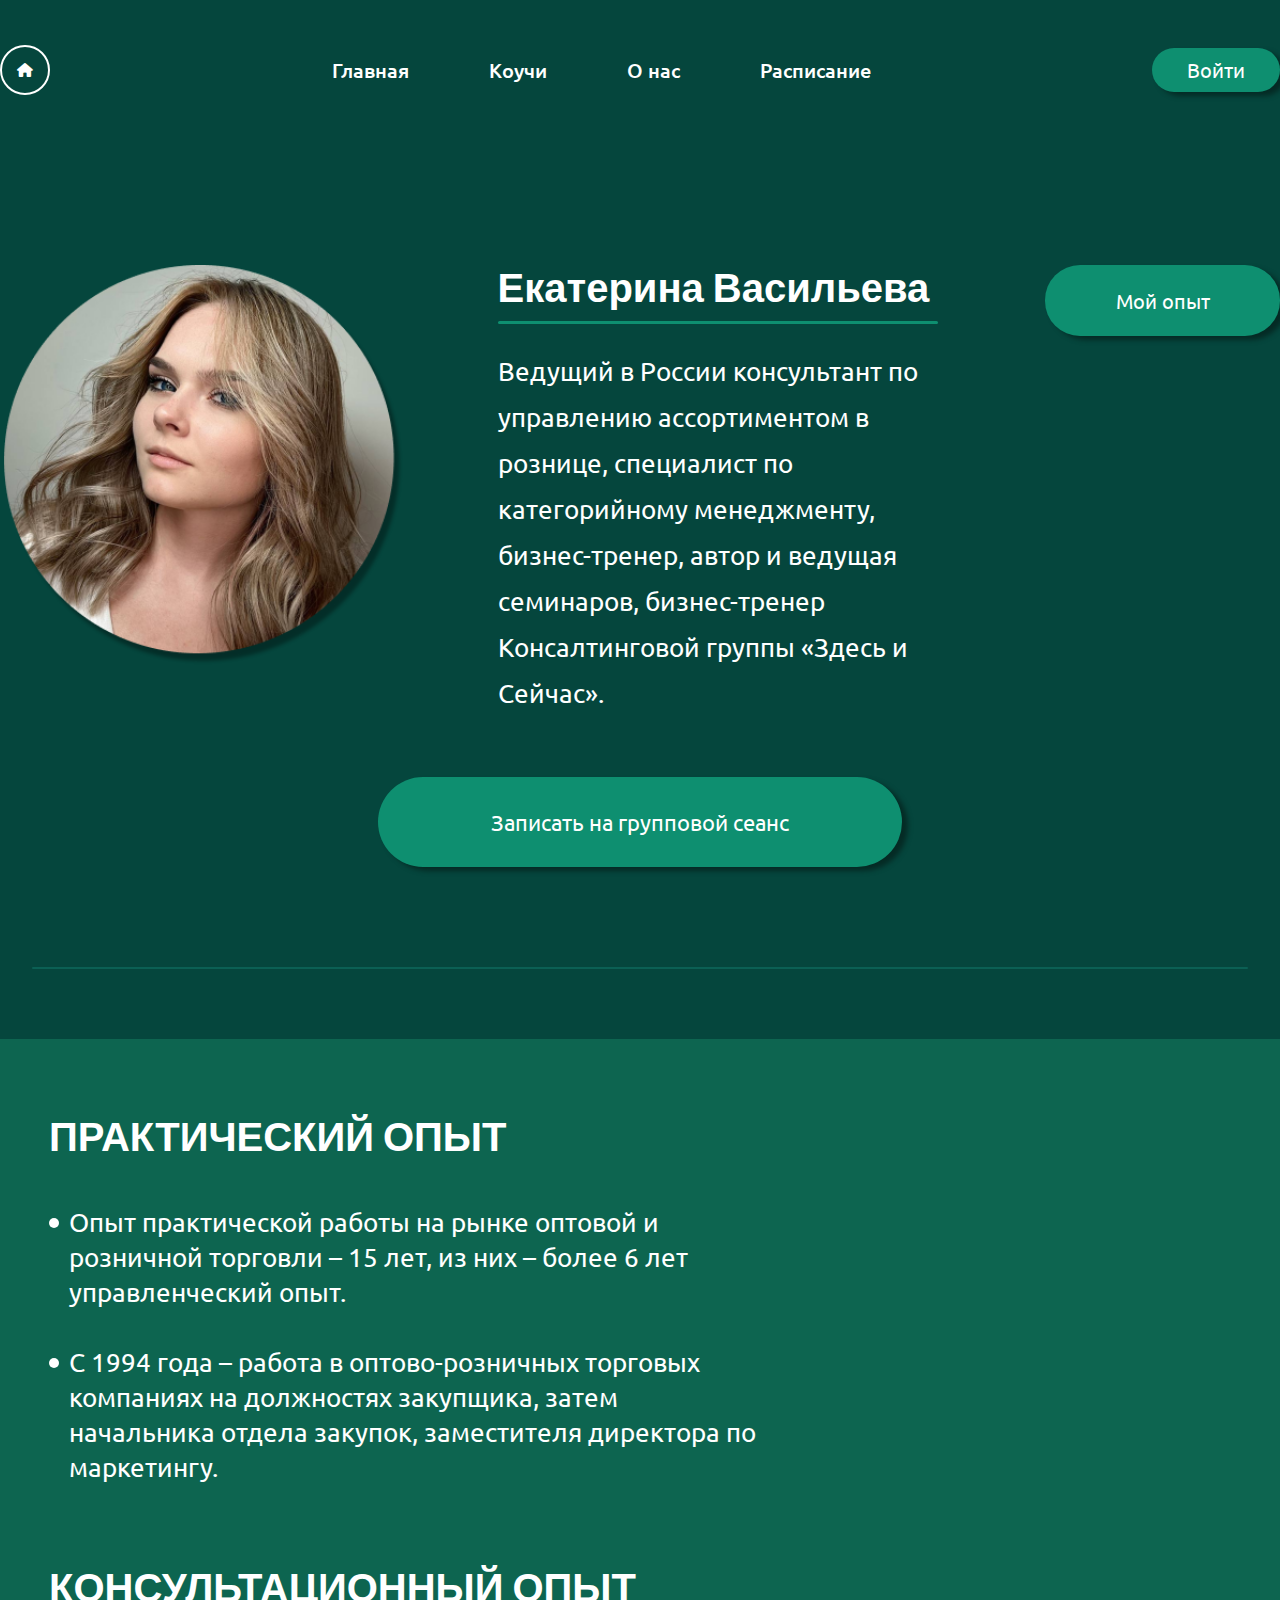
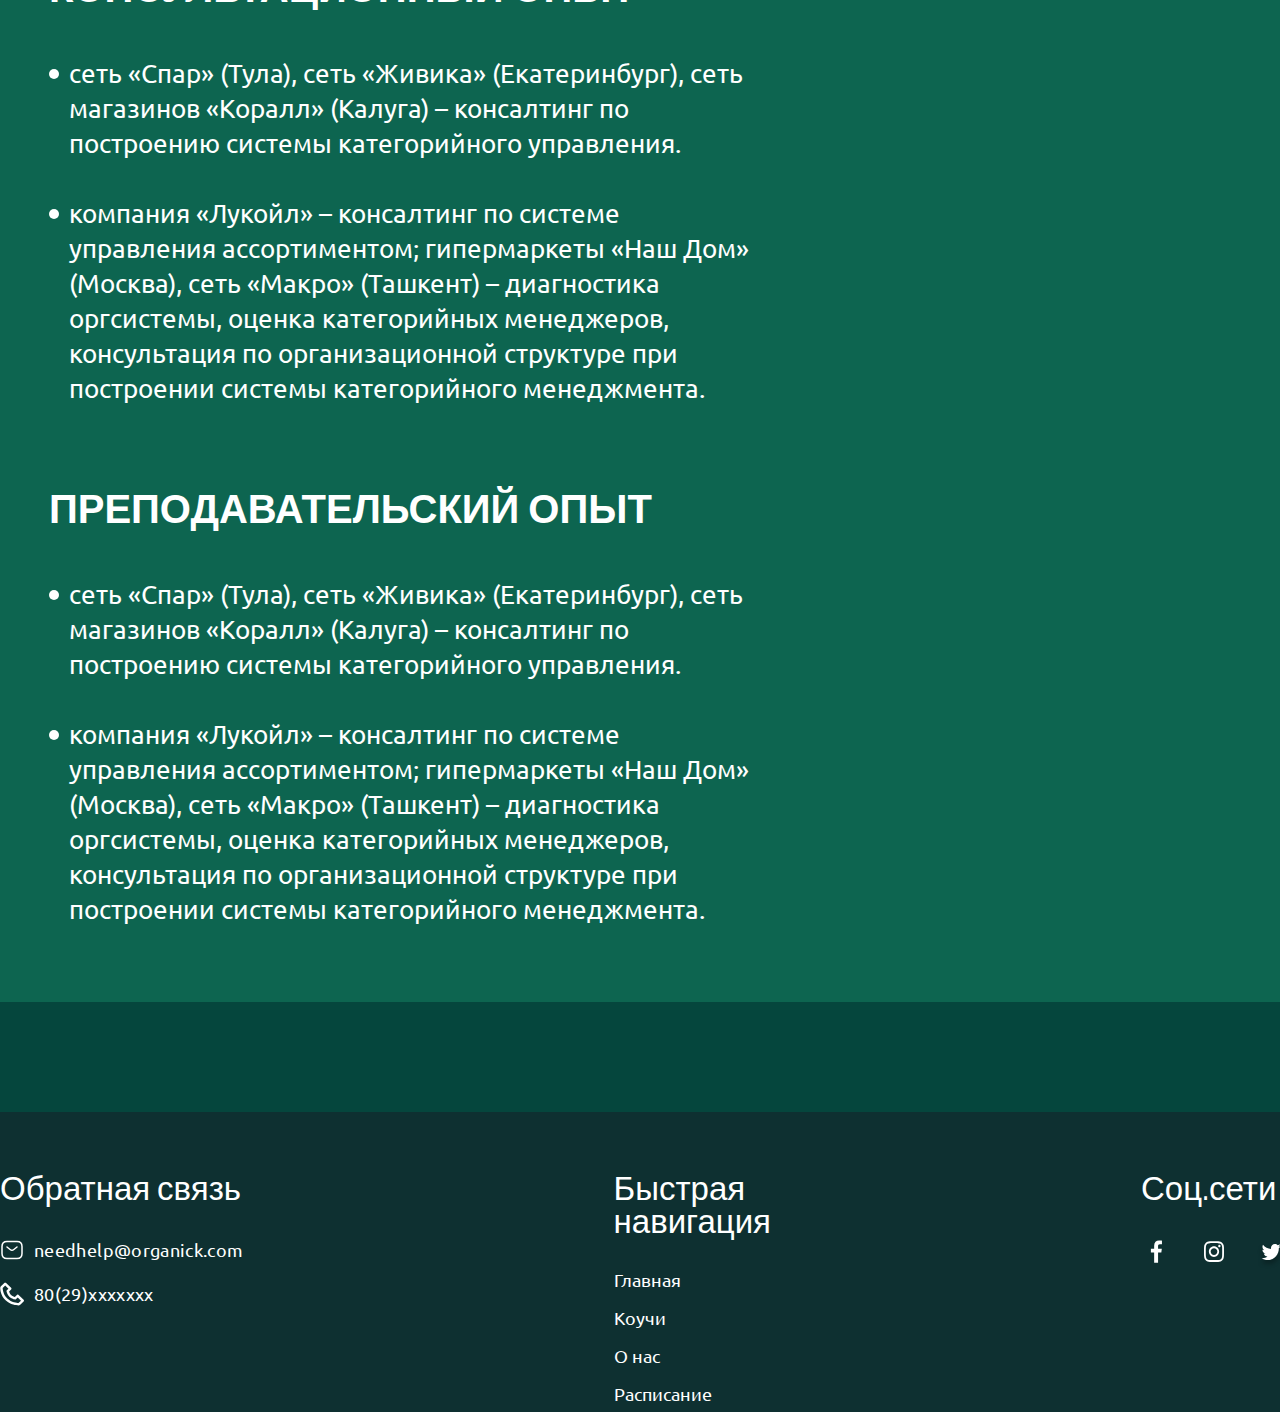
<file: couch.html>
<!DOCTYPE html>
<html lang="en">
  <head>
    <meta charset="UTF-8" />
    <meta name="viewport" content="width=device-width, initial-scale=1.0" />
    <link
      rel="stylesheet"
      href="https://cdnjs.cloudflare.com/ajax/libs/font-awesome/6.0.0/css/all.min.css"
      integrity="sha512-9usAa10IRO0HhonpyAIVpjrylPvoDwiPUiKdWk5t3PyolY1cOd4DSE0Ga+ri4AuTroPR5aQvXU9xC6qOPnzFeg=="
      crossorigin="anonymous"
      referrerpolicy="no-referrer"
    />
    <link rel="stylesheet" href="css/style.css" />
    <link rel="stylesheet" href="css/couch.css" />
    <title>Couch</title>
  </head>
  <body>
    <div class="wrapper">
      <nav class="navigation">
        <div class="navigation__container container">
          <div class="navigation__home">
            <a href="index.html">
              <div class="house">
                <i class="fa-solid fa-house"></i>
              </div>
            </a>
          </div>
          <div class="navigation__nav">
            <li class="navigation__list">
              <ul class="navigation__item">
                <a href="index.html" class="navigation__link">Главная</a>
              </ul>
              <ul class="navigation__item">
                <a href="" class="navigation__link"></a>
              </ul>
              <ul class="navigation__item">
                <a href="index.html" class="navigation__link">Коучи</a>
              </ul>
              <ul class="navigation__item">
                <a href="" class="navigation__link"></a>
              </ul>
              <ul class="navigation__item">
                <a href="index.html" class="navigation__link">О нас</a>
              </ul>
              <ul class="navigation__item">
                <a href="" class="navigation__link"></a>
              </ul>
              <ul class="navigation__item">
                <a href="index.html" class="navigation__link">Расписание</a>
              </ul>
            </li>
          </div>
          <div class="navigation__button">
            <a href="input.html" class="button-nav">
              <div class="button-nav__text">Войти</div>
            </a>
          </div>
        </div>
      </nav>
      <main class="main">
        <section class="couch-about">
          <div class="couch-about__container container">
            <div class="couch-about__items">
              <div class="couch-about__image">
                <img
                  src="img/couch/couch1.png"
                  alt=""
                  width="400px"
                  height="400px"
                />
              </div>
              <div class="couch-about__info">
                <div class="couch-about__title">
                  <h4>Екатерина Васильева</h4>
                </div>
                <div class="couch-about__line"></div>
                <div class="couch-about__text">
                  <p>
                    Ведущий в России консультант по управлению ассортиментом в
                    рознице, специалист по категорийному менеджменту,
                    бизнес-тренер, автор и ведущая семинаров, бизнес-тренер
                    Консалтинговой группы «Здесь и Сейчас».
                  </p>
                </div>
              </div>
              <div class="couch-about__button2">
                <a href="#expirience" class="couch-about__link about-link">
                  <div class="about-link__text">Мой опыт</div>
                </a>
              </div>
            </div>
            <div class="couch-about__button">
              <button class="button1">Записать на групповой сеанс</button>
            </div>
          </div>
          <div class="timetable__modal">
            <div class="modal-overlay">
              <span class="close"></span>
              <!-- &times; -->
              <div class="modal" data-target="one">
                <div class="modal-overlay__title">Заполните форму</div>
                <div class="modal-form">
                  <div class="modal-form__title">
                    <h4>Имя</h4>
                  </div>
                  <input type="text" class="modal-form__text" />
                  <div class="modal-form__title">
                    <h4>E-mail</h4>
                  </div>
                  <input type="E-mail" class="modal-form__email" />
                </div>
                <div class="modal__buttons button-modal">
                  <button class="button-modal__record">Записаться</button>
                </div>
              </div>
            </div>
          </div>
        </section>
        <div class="main-line__container container">
          <div class="main__line" id="expirience"></div>
        </div>
        <section class="experience">
          <div class="experience__container container">
            <div class="experience__items item-experience">
              <div class="item-experience__block">
                <div class="item-experience__title">ПРАКТИЧЕСКИЙ ОПЫТ</div>
                <ul class="item-experience__list">
                  <li class="item-experience__item">
                    <div class="item-experience__text">
                      Опыт практической работы на рынке оптовой и розничной
                      торговли – 15 лет, из них – более 6 лет управленческий
                      опыт.
                    </div>
                  </li>
                  <li class="item-experience__item">
                    <div class="item-experience__text">
                      С 1994 года – работа в оптово-розничных торговых компаниях
                      на должностях закупщика, затем начальника отдела закупок,
                      заместителя директора по маркетингу.
                    </div>
                  </li>
                </ul>
              </div>
              <div class="item-experience__block">
                <div class="item-experience__title">КОНСУЛЬТАЦИОННЫЙ ОПЫТ</div>
                <ul class="item-experience__list">
                  <li class="item-experience__item">
                    <div class="item-experience__text">
                      сеть «Спар» (Тула), сеть «Живика» (Екатеринбург), сеть
                      магазинов «Коралл» (Калуга) – консалтинг по построению
                      системы категорийного управления.
                    </div>
                  </li>
                  <li class="item-experience__item">
                    <div class="item-experience__text">
                      компания «Лукойл» – консалтинг по системе управления
                      ассортиментом; гипермаркеты «Наш Дом» (Москва), сеть
                      «Макро» (Ташкент) – диагностика оргсистемы, оценка
                      категорийных менеджеров, консультация по организационной
                      структуре при построении системы категорийного
                      менеджмента.
                    </div>
                  </li>
                </ul>
              </div>
              <div class="item-experience__block">
                <div class="item-experience__title">ПРЕПОДАВАТЕЛЬСКИЙ ОПЫТ</div>
                <ul class="item-experience__list">
                  <li class="item-experience__item">
                    <div class="item-experience__text">
                      сеть «Спар» (Тула), сеть «Живика» (Екатеринбург), сеть
                      магазинов «Коралл» (Калуга) – консалтинг по построению
                      системы категорийного управления.
                    </div>
                  </li>
                  <li class="item-experience__item">
                    <div class="item-experience__text">
                      компания «Лукойл» – консалтинг по системе управления
                      ассортиментом; гипермаркеты «Наш Дом» (Москва), сеть
                      «Макро» (Ташкент) – диагностика оргсистемы, оценка
                      категорийных менеджеров, консультация по организационной
                      структуре при построении системы категорийного
                      менеджмента.
                    </div>
                  </li>
                </ul>
              </div>
            </div>
          </div>
        </section>
      </main>
      <footer class="footer">
        <div class="footer__container container">
          <div class="footer__items item-footer">
            <div class="item-footer__connect item-connect">
              <div class="item-connect__title">
                <h4>Обратная связь</h4>
              </div>
              <div class="item-connect__info">
                <li class="item-connect__list">
                  <ul class="item-connect__item">
                    <a href="" class="item-connect__link">
                      <div class="item-connect__block">
                        <img src="img/icon/sms.svg" alt="" />
                        <p>needhelp@organick.com</p>
                      </div>
                    </a>
                  </ul>
                  <ul class="item-connect__item">
                    <a href="" class="item-connect__link">
                      <div class="item-connect__block">
                        <img src="img/icon/phone.svg" alt="" />
                        <p>80(29)xxxxxxx</p>
                      </div>
                    </a>
                  </ul>
                </li>
              </div>
            </div>
            <div class="item-footer__nav nav-item">
              <div class="nav-item__title">
                <h4>Быстрая навигация</h4>
              </div>
              <div class="nav-item__info">
                <li class="nav-item__list">
                  <ul class="nav-item__item">
                    <a href="" class="nav-item__link"><div>Главная</div></a>
                  </ul>
                  <ul class="nav-item__item">
                    <a href="" class="nav-item__link">
                      <div>Коучи</div>
                    </a>
                  </ul>
                  <ul class="nav-item__item">
                    <a href="" class="nav-item__link">
                      <div>О нас</div>
                    </a>
                  </ul>
                  <ul class="nav-item__item">
                    <a href="" class="nav-item__link">
                      <div>Расписание</div>
                    </a>
                  </ul>
                </li>
              </div>
            </div>
            <div class="item-footer__social item-social">
              <div class="item-social__title">
                <h4>Соц.сети</h4>
              </div>
              <div class="item-social__info">
                <ul class="item-social__list">
                  <li class="item-social__item">
                    <a href="" class="item-social__link">
                      <img src="img/icon/Facebook.svg" alt="" />
                    </a>
                  </li>
                  <li class="item-social__item">
                    <a href="" class="item-social__link">
                      <img src="img/icon/Instagram.svg" alt="" />
                    </a>
                  </li>
                  <li class="item-social__item">
                    <a href="" class="item-social__link">
                      <img src="img/icon/Twitter.svg" alt="" />
                    </a>
                  </li>
                </ul>
              </div>
            </div>
          </div>
        </div>
      </footer>
    </div>
    <script src="js/couch.js"></script>
  </body>
</html>
</file>
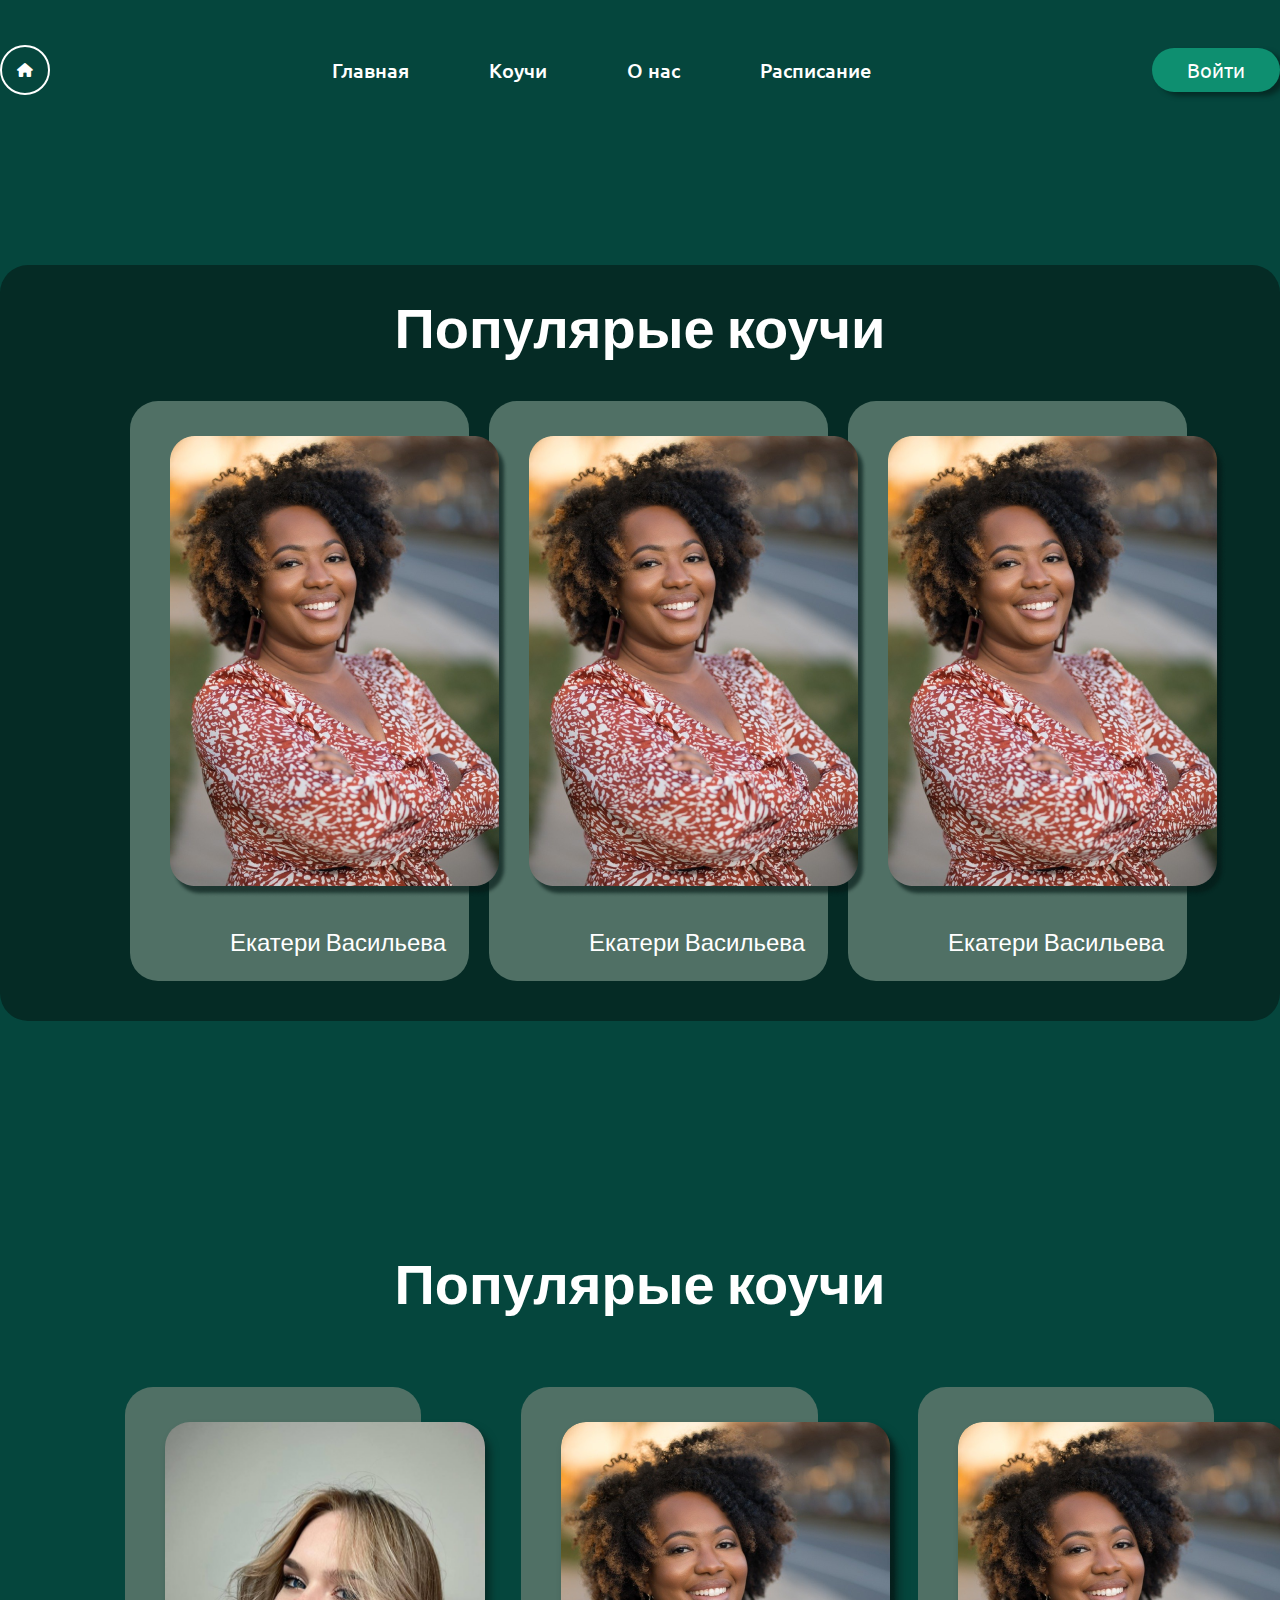
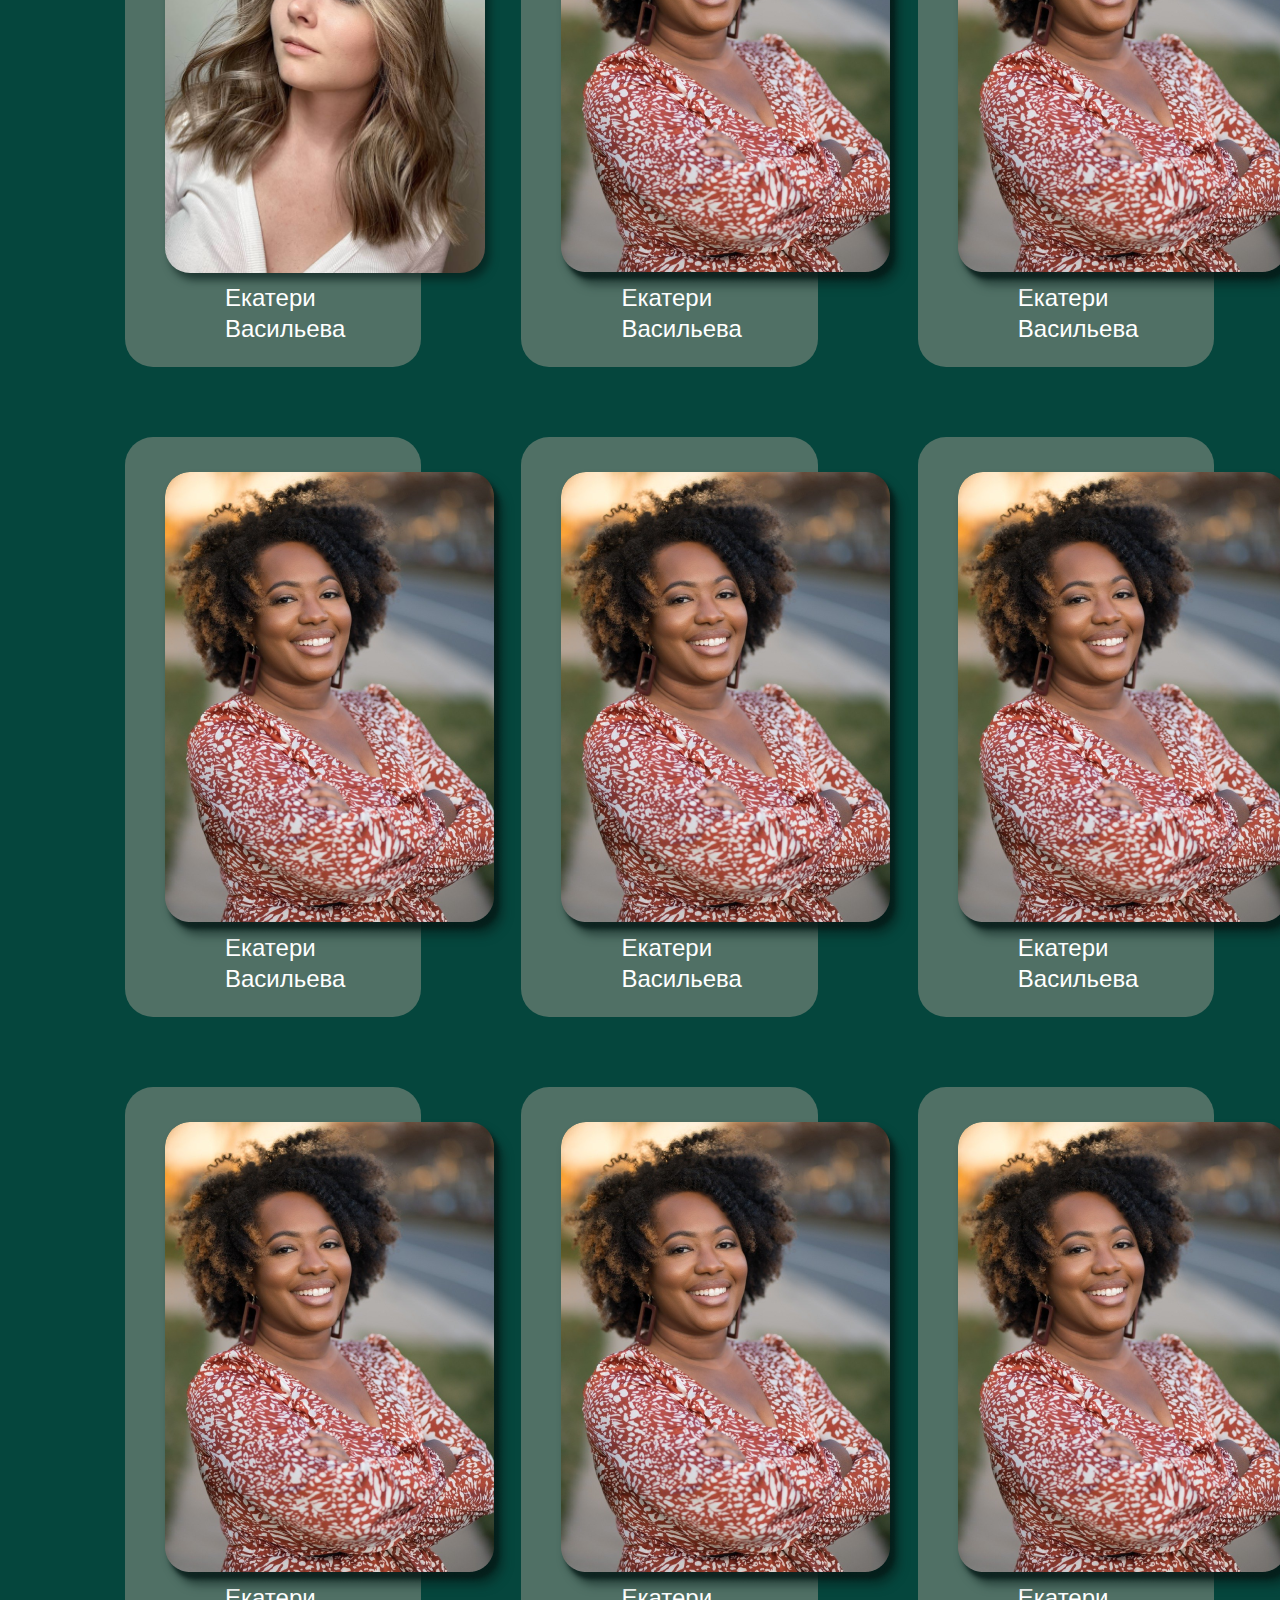
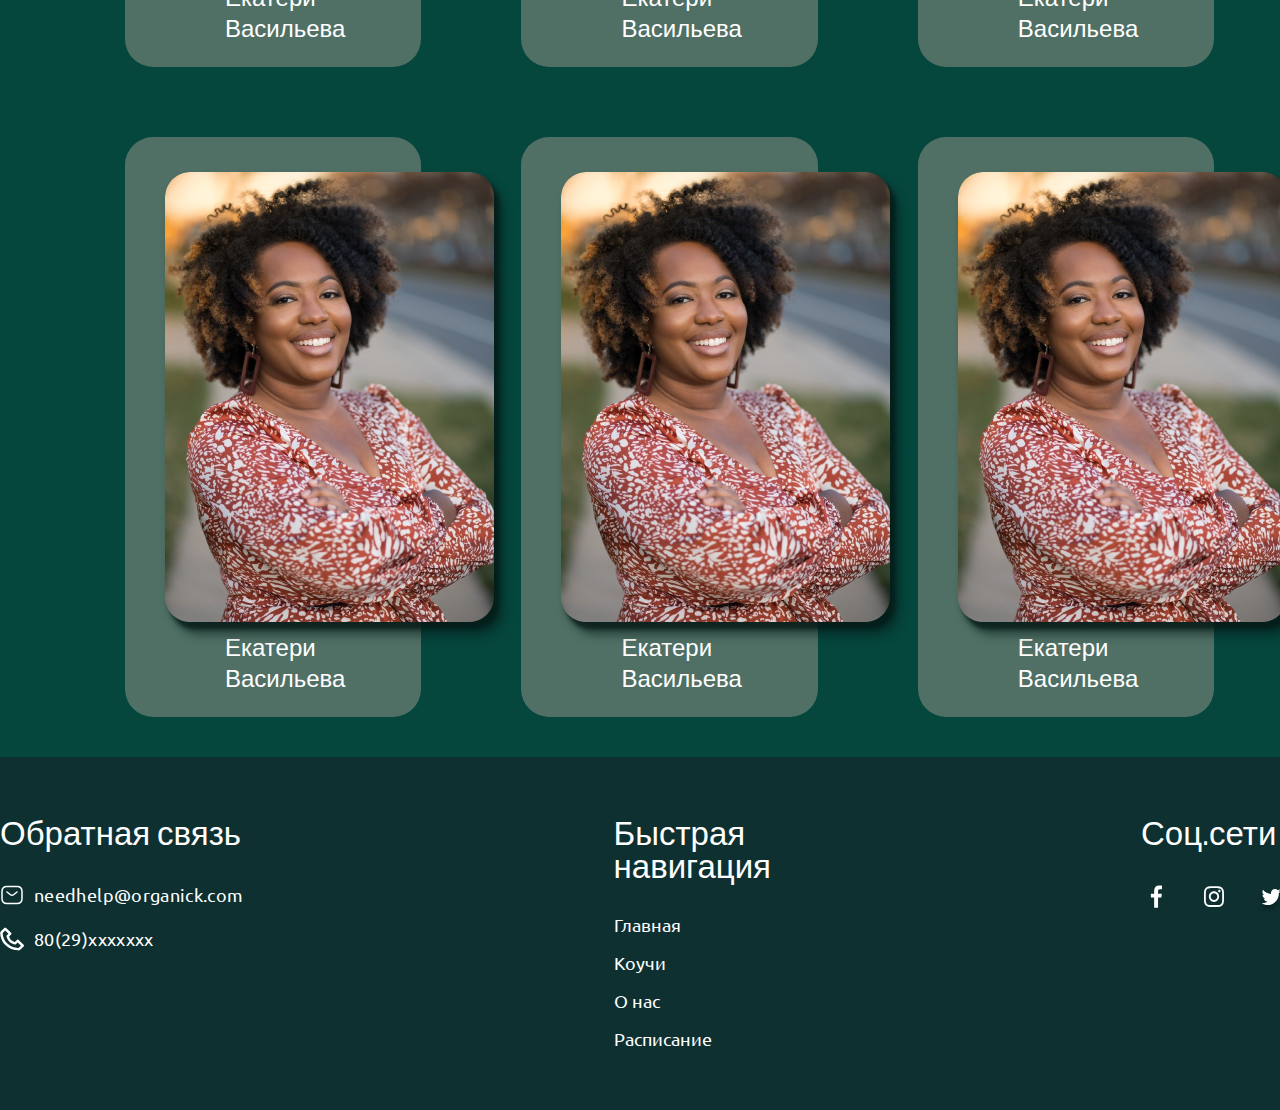
<file: stuff.html>
<!DOCTYPE html>
<html lang="en">
  <head>
    <meta charset="UTF-8" />
    <meta name="viewport" content="width=device-width, initial-scale=1.0" />
    <link
      rel="stylesheet"
      href="https://cdnjs.cloudflare.com/ajax/libs/font-awesome/6.0.0/css/all.min.css"
      integrity="sha512-9usAa10IRO0HhonpyAIVpjrylPvoDwiPUiKdWk5t3PyolY1cOd4DSE0Ga+ri4AuTroPR5aQvXU9xC6qOPnzFeg=="
      crossorigin="anonymous"
      referrerpolicy="no-referrer"
    />
    <link rel="stylesheet" href="css/staff.css" />
    <!-- <link rel="stylesheet" href="css/style.css" /> -->
    <title>Couch</title>
  </head>
  <body>
    <div class="wrapper">
      <div class="header">
        <nav class="navigation">
          <div class="navigation__container container">
            <div class="navigation__home">
              <a href="index.html">
                <div class="house">
                  <i class="fa-solid fa-house"></i>
                </div>
              </a>
            </div>
            <div class="navigation__nav">
              <li class="navigation__list">
                <ul class="navigation__item">
                  <a href="" class="navigation__link">Главная</a>
                </ul>
                <ul class="navigation__item">
                  <a href="" class="navigation__link"></a>
                </ul>
                <ul class="navigation__item">
                  <a href="#couch" class="navigation__link">Коучи</a>
                </ul>
                <ul class="navigation__item">
                  <a href="" class="navigation__link"></a>
                </ul>
                <ul class="navigation__item">
                  <a href="#about" class="navigation__link">О нас</a>
                </ul>
                <ul class="navigation__item">
                  <a href="" class="navigation__link"></a>
                </ul>
                <ul class="navigation__item">
                  <a href="#timetable" class="navigation__link">Расписание</a>
                </ul>
              </li>
            </div>
            <div class="navigation__button">
              <a href="input.html" class="button-nav">
                <div class="button-nav__text">Войти</div>
              </a>
            </div>
          </div>
        </nav>
        <div class="header container">
          <div class="wrapper__items item-wrapper">
            <div class="item-wrapper__title">Популярые коучи</div>
            <div class="item-wrapper__container">
              <a href="" class="item-wrapper__block">
                <div class="item-wrapper__image">
                  <img
                    src="img/couches/1.png"
                    alt=""
                    class="item-wrapper__img"
                  />
                </div>
                <div class="item-wrapper__content item-content">
                  <div class="item-content__title">Екатерина Васильева</div>
                  <div class="item-content__info">
                    Ведущий в России консультант по управлению ассортиментом в
                    рознице, специалист по категорийному менеджменту,
                    бизнес-тренер, автор и ведущая семинаров, бизнес-тренер
                    Консалтинговой группы «Здесь и Сейчас»
                  </div>
                </div>
                <div class="item-wrapper__name">Екатери Васильева</div>
              </a>
              <a href="" class="item-wrapper__block">
                <div class="item-wrapper__image">
                  <img
                    src="img/couches/1.png"
                    alt=""
                    class="item-wrapper__img"
                  />
                </div>
                <div class="item-wrapper__content item-content">
                  <div class="item-content__title">Екатерина Васильева</div>
                  <div class="item-content__info">
                    Ведущий в России консультант по управлению ассортиментом в
                    рознице, специалист по категорийному менеджменту,
                    бизнес-тренер, автор и ведущая семинаров, бизнес-тренер
                    Консалтинговой группы «Здесь и Сейчас»
                  </div>
                </div>
                <div class="item-wrapper__name">Екатери Васильева</div>
              </a>
              <a href="" class="item-wrapper__block">
                <div class="item-wrapper__image">
                  <img
                    src="img/couches/1.png"
                    alt=""
                    class="item-wrapper__img"
                  />
                </div>
                <div class="item-wrapper__content item-content">
                  <div class="item-content__title">Екатерина Васильева</div>
                  <div class="item-content__info">
                    Ведущий в России консультант по управлению ассортиментом в
                    рознице, специалист по категорийному менеджменту,
                    бизнес-тренер, автор и ведущая семинаров, бизнес-тренер
                    Консалтинговой группы «Здесь и Сейчас»
                  </div>
                </div>
                <div class="item-wrapper__name">Екатери Васильева</div>
              </a>
            </div>
          </div>
        </div>
      </div>
      <div class="main">
        <section class="our-couches">
          <div class="our-couches__items item-couches">
            <div class="item-couches__title">Популярые коучи</div>
            <div class="item-couches__string">
              <div class="item-couches__container">
                <a href="couch.html" class="item-couches__block">
                  <div class="item-couches__image">
                    <img
                      src="img/couches/3.png"
                      alt=""
                      class="item-couches__img"
                      width="320px"
                      height="451px"
                    />
                  </div>
                  <div class="item-couches__content couches-content">
                    <div class="couches-content__title">
                      Екатерина Васильева
                    </div>
                    <div class="couches-content__info">
                      Ведущий в России консультант по управлению ассортиментом в
                      рознице, специалист по категорийному менеджменту,
                      бизнес-тренер, автор и ведущая семинаров, бизнес-тренер
                      Консалтинговой группы «Здесь и Сейчас»
                    </div>
                  </div>
                  <div class="couches-wrapper__name">Екатери Васильева</div>
                </a>
                <a href="" class="item-couches__block">
                  <div class="item-couches__image">
                    <img
                      src="img/couches/1.png"
                      alt=""
                      class="item-couches__img"
                    />
                  </div>
                  <div class="item-couches__content couches-content">
                    <div class="couches-content__title">
                      Екатерина Васильева
                    </div>
                    <div class="couches-content__info">
                      Ведущий в России консультант по управлению ассортиментом в
                      рознице, специалист по категорийному менеджменту,
                      бизнес-тренер, автор и ведущая семинаров, бизнес-тренер
                      Консалтинговой группы «Здесь и Сейчас»
                    </div>
                  </div>
                  <div class="couches-wrapper__name">Екатери Васильева</div>
                </a>
                <a href="" class="item-couches__block">
                  <div class="item-couches__image">
                    <img
                      src="img/couches/1.png"
                      alt=""
                      class="item-couches__img"
                    />
                  </div>
                  <div class="item-couches__content couches-content">
                    <div class="couches-content__title">
                      Екатерина Васильева
                    </div>
                    <div class="couches-content__info">
                      Ведущий в России консультант по управлению ассортиментом в
                      рознице, специалист по категорийному менеджменту,
                      бизнес-тренер, автор и ведущая семинаров, бизнес-тренер
                      Консалтинговой группы «Здесь и Сейчас»
                    </div>
                  </div>
                  <div class="couches-wrapper__name">Екатери Васильева</div>
                </a>
              </div>
            </div>
            <div class="item-couches__string">
              <div class="item-couches__container">
                <a href="" class="item-couches__block">
                  <div class="item-couches__image">
                    <img
                      src="img/couches/1.png"
                      alt=""
                      class="item-couches__img"
                    />
                  </div>
                  <div class="item-couches__content couches-content">
                    <div class="couches-content__title">
                      Екатерина Васильева
                    </div>
                    <div class="couches-content__info">
                      Ведущий в России консультант по управлению ассортиментом в
                      рознице, специалист по категорийному менеджменту,
                      бизнес-тренер, автор и ведущая семинаров, бизнес-тренер
                      Консалтинговой группы «Здесь и Сейчас»
                    </div>
                  </div>
                  <div class="couches-wrapper__name">Екатери Васильева</div>
                </a>
                <a href="" class="item-couches__block">
                  <div class="item-couches__image">
                    <img
                      src="img/couches/1.png"
                      alt=""
                      class="item-couches__img"
                    />
                  </div>
                  <div class="item-couches__content couches-content">
                    <div class="couches-content__title">
                      Екатерина Васильева
                    </div>
                    <div class="couches-content__info">
                      Ведущий в России консультант по управлению ассортиментом в
                      рознице, специалист по категорийному менеджменту,
                      бизнес-тренер, автор и ведущая семинаров, бизнес-тренер
                      Консалтинговой группы «Здесь и Сейчас»
                    </div>
                  </div>
                  <div class="couches-wrapper__name">Екатери Васильева</div>
                </a>
                <a href="" class="item-couches__block">
                  <div class="item-couches__image">
                    <img
                      src="img/couches/1.png"
                      alt=""
                      class="item-couches__img"
                    />
                  </div>
                  <div class="item-couches__content couches-content">
                    <div class="couches-content__title">
                      Екатерина Васильева
                    </div>
                    <div class="couches-content__info">
                      Ведущий в России консультант по управлению ассортиментом в
                      рознице, специалист по категорийному менеджменту,
                      бизнес-тренер, автор и ведущая семинаров, бизнес-тренер
                      Консалтинговой группы «Здесь и Сейчас»
                    </div>
                  </div>
                  <div class="couches-wrapper__name">Екатери Васильева</div>
                </a>
              </div>
            </div>
            <div class="item-couches__string">
              <div class="item-couches__container">
                <a href="" class="item-couches__block">
                  <div class="item-couches__image">
                    <img
                      src="img/couches/1.png"
                      alt=""
                      class="item-couches__img"
                    />
                  </div>
                  <div class="item-couches__content couches-content">
                    <div class="couches-content__title">
                      Екатерина Васильева
                    </div>
                    <div class="couches-content__info">
                      Ведущий в России консультант по управлению ассортиментом в
                      рознице, специалист по категорийному менеджменту,
                      бизнес-тренер, автор и ведущая семинаров, бизнес-тренер
                      Консалтинговой группы «Здесь и Сейчас»
                    </div>
                  </div>
                  <div class="couches-wrapper__name">Екатери Васильева</div>
                </a>
                <a href="" class="item-couches__block">
                  <div class="item-couches__image">
                    <img
                      src="img/couches/1.png"
                      alt=""
                      class="item-couches__img"
                    />
                  </div>
                  <div class="item-couches__content couches-content">
                    <div class="couches-content__title">
                      Екатерина Васильева
                    </div>
                    <div class="couches-content__info">
                      Ведущий в России консультант по управлению ассортиментом в
                      рознице, специалист по категорийному менеджменту,
                      бизнес-тренер, автор и ведущая семинаров, бизнес-тренер
                      Консалтинговой группы «Здесь и Сейчас»
                    </div>
                  </div>
                  <div class="couches-wrapper__name">Екатери Васильева</div>
                </a>
                <a href="" class="item-couches__block">
                  <div class="item-couches__image">
                    <img
                      src="img/couches/1.png"
                      alt=""
                      class="item-couches__img"
                    />
                  </div>
                  <div class="item-couches__content couches-content">
                    <div class="couches-content__title">
                      Екатерина Васильева
                    </div>
                    <div class="couches-content__info">
                      Ведущий в России консультант по управлению ассортиментом в
                      рознице, специалист по категорийному менеджменту,
                      бизнес-тренер, автор и ведущая семинаров, бизнес-тренер
                      Консалтинговой группы «Здесь и Сейчас»
                    </div>
                  </div>
                  <div class="couches-wrapper__name">Екатери Васильева</div>
                </a>
              </div>
            </div>
            <div class="item-couches__string">
              <div class="item-couches__container">
                <a href="" class="item-couches__block">
                  <div class="item-couches__image">
                    <img
                      src="img/couches/1.png"
                      alt=""
                      class="item-couches__img"
                    />
                  </div>
                  <div class="item-couches__content couches-content">
                    <div class="couches-content__title">
                      Екатерина Васильева
                    </div>
                    <div class="couches-content__info">
                      Ведущий в России консультант по управлению ассортиментом в
                      рознице, специалист по категорийному менеджменту,
                      бизнес-тренер, автор и ведущая семинаров, бизнес-тренер
                      Консалтинговой группы «Здесь и Сейчас»
                    </div>
                  </div>
                  <div class="couches-wrapper__name">Екатери Васильева</div>
                </a>
                <a href="" class="item-couches__block">
                  <div class="item-couches__image">
                    <img
                      src="img/couches/1.png"
                      alt=""
                      class="item-couches__img"
                    />
                  </div>
                  <div class="item-couches__content couches-content">
                    <div class="couches-content__title">
                      Екатерина Васильева
                    </div>
                    <div class="couches-content__info">
                      Ведущий в России консультант по управлению ассортиментом в
                      рознице, специалист по категорийному менеджменту,
                      бизнес-тренер, автор и ведущая семинаров, бизнес-тренер
                      Консалтинговой группы «Здесь и Сейчас»
                    </div>
                  </div>
                  <div class="couches-wrapper__name">Екатери Васильева</div>
                </a>
                <a href="" class="item-couches__block">
                  <div class="item-couches__image">
                    <img
                      src="img/couches/1.png"
                      alt=""
                      class="item-couches__img"
                    />
                  </div>
                  <div class="item-couches__content couches-content">
                    <div class="couches-content__title">
                      Екатерина Васильева
                    </div>
                    <div class="couches-content__info">
                      Ведущий в России консультант по управлению ассортиментом в
                      рознице, специалист по категорийному менеджменту,
                      бизнес-тренер, автор и ведущая семинаров, бизнес-тренер
                      Консалтинговой группы «Здесь и Сейчас»
                    </div>
                  </div>
                  <div class="couches-wrapper__name">Екатери Васильева</div>
                </a>
              </div>
            </div>
          </div>
        </section>
      </div>
      <footer class="footer">
        <div class="footer__container container">
          <div class="footer__items item-footer">
            <div class="item-footer__connect item-connect">
              <div class="item-connect__title">
                <h4>Обратная связь</h4>
              </div>
              <div class="item-connect__info">
                <li class="item-connect__list">
                  <ul class="item-connect__item">
                    <a href="" class="item-connect__link">
                      <div class="item-connect__block">
                        <img src="img/icon/sms.svg" alt="" />
                        <p>needhelp@organick.com</p>
                      </div>
                    </a>
                  </ul>
                  <ul class="item-connect__item">
                    <a href="" class="item-connect__link">
                      <div class="item-connect__block">
                        <img src="img/icon/phone.svg" alt="" />
                        <p>80(29)xxxxxxx</p>
                      </div>
                    </a>
                  </ul>
                </li>
              </div>
            </div>
            <div class="item-footer__nav nav-item">
              <div class="nav-item__title">
                <h4>Быстрая навигация</h4>
              </div>
              <div class="nav-item__info">
                <li class="nav-item__list">
                  <ul class="nav-item__item">
                    <a href="" class="nav-item__link"><div>Главная</div></a>
                  </ul>
                  <ul class="nav-item__item">
                    <a href="" class="nav-item__link">
                      <div>Коучи</div>
                    </a>
                  </ul>
                  <ul class="nav-item__item">
                    <a href="" class="nav-item__link">
                      <div>О нас</div>
                    </a>
                  </ul>
                  <ul class="nav-item__item">
                    <a href="" class="nav-item__link">
                      <div>Расписание</div>
                    </a>
                  </ul>
                </li>
              </div>
            </div>
            <div class="item-footer__social item-social">
              <div class="item-social__title">
                <h4>Соц.сети</h4>
              </div>
              <div class="item-social__info">
                <ul class="item-social__list">
                  <li class="item-social__item">
                    <a href="" class="item-social__link">
                      <img src="img/icon/Facebook.svg" alt="" />
                    </a>
                  </li>
                  <li class="item-social__item">
                    <a href="" class="item-social__link">
                      <img src="img/icon/Instagram.svg" alt="" />
                    </a>
                  </li>
                  <li class="item-social__item">
                    <a href="" class="item-social__link">
                      <img src="img/icon/Twitter.svg" alt="" />
                    </a>
                  </li>
                </ul>
              </div>
            </div>
          </div>
        </div>
      </footer>
    </div>
  </body>
</html>
</file>
<file: css/style.css>
@import url(https://fonts.googleapis.com/css?family=Ubuntu:300,regular,500,700);
@import url(https://fonts.googleapis.com/css?family=Titillium+Web:200,300,regular,600,700,900);
* {
  padding: 0;
  margin: 0;
  border: 0;
}

/* 
font-family: 'Titillium Web', sans-serif;
font-family: 'Ubuntu', sans-serif;
*/
*,
*:before,
*:after {
  -webkit-box-sizing: border-box;
  box-sizing: border-box;
}

:focus,
:active {
  outline: none;
}

a:focus,
a:active {
  outline: none;
}

nav,
footer,
header,
aside {
  display: block;
}

html,
body {
  height: 100%;
  width: 100%;
  font-size: 100%;
  line-height: 1;
  font-size: 14px;
  -ms-text-size-adjust: 100%;
  -moz-text-size-adjust: 100%;
  -webkit-text-size-adjust: 100%;
  font-family: "Ubuntu", sans-serif;
  /* overflow: hidden; */
}

input,
button,
textarea {
  font-family: inherit;
}

input::-ms-clear {
  display: none;
}

button {
  cursor: pointer;
}

button::-moz-focus-inner {
  padding: 0;
  border: 0;
}

a,
a:visited {
  text-decoration: none;
  color: #fff;
}

a:hover {
  text-decoration: none;
}

li {
  list-style: none;
}
ul {
  list-style: none;
}
img {
  vertical-align: top;
}

h1,
h2,
h3,
h4,
h5,
h6 {
  font-size: inherit;
  font-weight: 400;
}
/* --------------------- */
body {
  background: #05463d;
  display: flex;
  flex-direction: column;
  flex: 1 1 auto;
}
.header {
  /* position: relative;
  z-index: -2; */
  background: url("../img/mainBackgr.png") fixed;
  margin-bottom: 100px;
}
.container {
  max-width: 1500px;
  margin: 0 auto;
}
/* ---------------------- */

/* ------Navigation------ */

nav {
  margin-bottom: 170px;
}

.navigation__container {
  max-width: 1500px;
  margin: 0 auto;
  padding-top: 45px;
  display: flex;
  align-items: center;
  justify-content: space-between;
  width: 100%;
}
.navigation__home a {
  display: block;
  transition: 0.5s;
}
.house {
  display: flex;
  align-items: center;
  justify-content: center;
  width: 50px;
  height: 50px;
  border: 2px solid #fff;
  border-radius: 50%;
  transition: 0.3s;
}
.navigation__home a:hover,
.house:hover {
  color: #0e834b;
  border-color: #0e834b;
  transform: scale(1.1);
}
.navigation__nav {
  align-items: center;
}
.navigation__list {
  display: flex;
  align-items: center;
  gap: 40px;
}

.navigation__link {
  font-weight: 500;
  font-size: 20px;
  line-height: 28px;
  color: #fff;
  transition: 0.3s;
}
.navigation__link:hover {
  color: #0a9954;
  transform: scale(2);
}
.button-nav {
  color: #fff;
}
.button-nav__text {
  background: #0e8f70;
  width: 128px;
  height: 44px;
  border-radius: 34px;
  display: flex;
  position: relative;
  align-items: center;
  justify-content: center;
  font-style: normal;
  font-weight: 400;
  font-size: 20px;
  line-height: 28px;
  transition: 0.3s;
  box-shadow: 6px 4px 5px #052b25;
}
.button-nav {
  display: block;
  transition: 0.3s;
}
.button-nav:hover {
  transform: scale(1.1);
}
/* .button-nav__text:hover {
  color: #b9cac2;
} */
/* ------header main------ */

.header-main__info {
  display: flex;
  flex-direction: column;
}
.header-main__title {
  font-family: "Titillium Web";
  font-style: normal;
  font-weight: 900;
  font-size: 50px;
  line-height: 66px;
  width: 748px;
  color: #ffffff;
  margin-bottom: 50px;
}
.header-main__text {
  font-family: "Ubuntu";
  font-style: normal;
  font-weight: 400;
  font-size: 24px;
  width: 691px;
  line-height: 40px;
  color: #ffffff;
  margin-bottom: 30px;
}

.header-main-button__text {
  display: flex;
  align-items: center;
  justify-content: center;
  width: 282px;
  height: 72px;
  border-radius: 36px;
  background: #0e8f70;
  font-family: "Ubuntu";
  font-style: normal;
  font-weight: 400;
  font-size: 24px;
  line-height: 28px;
  color: #ffffff;
  margin-bottom: 218px;
  box-shadow: 6px 4px 5px #052b25;
}
.header-main__button {
  width: 283px;
  transition: 0.5s;
}
.header-main__button:hover {
  transform: scale(1.1);
}
.header-main-button__text {
}

/* -------Main------ */
/* ---------Popular couch--------- */

.popularcouch__title {
  text-align: center;
  font-family: "Titillium Web", sans-serif;
  font-style: normal;
  font-weight: 900;
  font-size: 55px;
  line-height: 66px;
  color: #ffffff;
  margin-bottom: 60px;
}
.swiper__container {
  width: 75%;
  margin: 0 auto;
  background-color: #0f3839;
  border-radius: 28px;
  padding: 20px;
  height: 450px;
  position: relative;
  margin-bottom: 130px;
}
.swiper__container::before {
  content: "";
  position: absolute;
  width: 1156px;
  height: 470px;
  margin: 0 auto;
  background-color: #0f3f41;
  border-radius: 28px;
  top: 5px;
  left: -15px;
  z-index: -1;
}
.popularcouch__swiper {
}
.popularcouch-swiper {
}
.popularcouch-swiper__wrapper {
}
.popularcouch-swiper__slide {
}
.popularcouch-slide__container {
  height: 450px;
  display: flex;
  justify-content: space-around;
  align-items: center;
}

.popularcouch-swiper__image {
  width: 400px;
  display: flex;
  justify-content: start;
  position: relative;
  /* text-align: end; */
  z-index: 2;
}
.popularcouch-swiper__image img {
  position: relative;
  z-index: 3;
  left: 50px;
  /* left: 100px;
  top: -140px; */
}
.popularcouch-swiper__image::before {
  content: "";
  position: absolute;
  width: 200px;
  height: 240px;
  border-radius: 80px 80px 80px 408px;
  /* left: 42px; */
  background-color: #116450;
  /* top: 100px; */
  top: 34px;
  left: -10px;
  z-index: 1;
  transform: rotate(-6deg);
}
.popularcouch-swiper__info {
  width: 500px;
  display: flex;
  flex-direction: column;
}

.popularcouch-info__title {
  font-family: "Titillium Web", sans-serif;
  font-style: normal;
  font-weight: 600;
  font-size: 30px;
  line-height: 61px;
  color: #ffffff;
  margin-bottom: 40px;
}
.popularcouch-info__text {
  font-family: "Ubuntu", sans-serif;
  font-style: normal;
  font-weight: 300;
  font-size: 25px;
  line-height: 39px;
  color: #ffffff;
  margin-bottom: 40px;
}
.popularcouch-info__text a {
  color: #0e8f71;
}

.button-popularcouch div {
  position: relative;
  margin: 0 auto;
  width: 250px;
  height: 70px;
  background-color: #0e8f70;
  border-radius: 52px;
  display: flex;
  justify-content: center;
  align-items: center;
  font-family: "Ubuntu", sans-serif;
  font-style: normal;
  font-weight: 400;
  font-size: 20px;
  line-height: 28px;
  color: #ffffff;
  box-shadow: 5px 4px 3px #052b25;
  margin-bottom: 100px;
}

/* .popularcouch-swiper__pagination {
  display: flex;
  transform: translate(0px, -100%);
  justify-content: flex-end;
}
.popularcouch-swiper__pagination .swiper-pagination-bullet {
  opacity: 1;
  background: #c4c4c4;
  border-radius: 20px;
  flex: 0 0 10px;
  height: 16px;
}
.popularcouch-swiper__pagination .swiper-pagination-bullet-active {
  background: #ff6428;
  flex: 0 0 24px;
  height: 16px;
} */

/* -----About us----- */

.about__title {
  font-family: "Titillium Web", sans-serif;
  font-style: normal;
  font-weight: 900;
  font-size: 55px;
  line-height: 66px;
  text-align: center;
  color: #ffffff;
  margin-bottom: 25px;
}
.about__main {
  position: relative;
  display: flex;
  width: 100%;
  background-color: #0d6550;
  height: 685px;
  align-items: center;
  margin-bottom: 130px;
  box-shadow: 0px 5px 4px #0e3031;
}
.about__container {
  display: flex;
  flex-direction: column;
  align-items: center;
}
.block-about {
  margin: 0 auto;
  display: flex;
  align-items: center;
  /* height: 50%; */
  flex: 0 1 33.333%;
  flex-wrap: wrap;
  gap: 56px;
  justify-content: space-around;
  margin-bottom: 120px;
}
.block-about__main {
  display: flex;
  flex-direction: column;
  justify-content: center;
  align-items: center;
}

.block-about__title {
  font-family: "Ubuntu", sans-serif;
  font-style: normal;
  font-weight: 700;
  font-size: 30px;
  line-height: 35px;
  text-align: center;
  color: #ffffff;
  margin-bottom: 25px;
}
.block-about__line {
  width: 267px;
  height: 3px;
  background-color: #fff;
  border-radius: 100px;
  margin-bottom: 30px;
}
.block-about__text {
  width: 400px;
  font-family: "Ubuntu";
  font-style: normal;
  font-weight: 400;
  font-size: 24px;
  line-height: 35px;
  text-align: center;
  color: #ffffff;
}
.button-about__text {
  display: flex;
  justify-content: center;
  align-items: center;
  width: 250px;
  height: 70px;
  background-color: #0e8f70;
  border-radius: 52px;
  display: flex;
  justify-content: center;
  align-items: center;
  font-family: "Ubuntu", sans-serif;
  font-style: normal;
  font-weight: 400;
  font-size: 20px;
  line-height: 28px;
  color: #ffffff;
  box-shadow: 5px 4px 3px #052b25;
}

/* ------Timetable------ */
.timetable {
  margin-bottom: 200px;
}
.timetable__container {
  align-items: center;
}

.timetable__title {
  text-align: center;
  font-family: "Titillium Web", sans-serif;
  font-style: normal;
  font-weight: 900;
  font-size: 55px;
  line-height: 66px;
  text-align: center;
  color: #ffffff;
  margin-bottom: 60px;
}

.timetable__items {
  display: flex;
  justify-content: center;
  gap: 80px;
}

.timetable-item:hover .timetable-image__image img {
  transform: scale(1.1);
}

.timetable-image {
  position: relative;
}
.timetable-image__text {
  position: absolute;
  left: 0px;
  bottom: 0px;
  width: 100%;
  text-align: center;
  z-index: 2;
  padding: 117px 70px;
}
.timetable-image__image {
  position: relative;
  overflow: hidden;
  z-index: 1;
}
.timetable-image__image::before {
  content: "";
  position: absolute;
  top: 0px;
  left: 0px;
  width: 100%;
  height: 100%;
  z-index: 5;
  opacity: 1;
  background-color: rgba(0, 0, 0, 0.359);
}

.text__timetable {
  font-family: "Ubuntu", sans-serif;
  font-style: normal;
  font-weight: 500;
  font-size: 30px;
  line-height: 48px;
  text-align: center;
  letter-spacing: 0.01em;
  color: #ffffff;
}
.timetable-image__image::before:hover {
  content: "";
  position: absolute;
  top: 0px;
  left: 0px;
  width: 100%;
  height: 100%;
  z-index: 5;
  opacity: 0.4;
  background-color: rgba(0, 0, 0, 0.138);
}
.timetable-image__image img {
  transition: all 0.5s ease 0s;
}

/* --------Модальное окно-------- */

/* .timetable__modal {
  display: none;
} */
.modal-overlay {
  position: fixed;
  left: 0;
  top: 0;
  right: 0;
  bottom: 0;
  z-index: 100;
  background-color: rgba(0, 0, 0, 0.552);
  display: none;
  align-items: center;
  justify-content: center;
  flex-direction: column;
  height: 100vh;
  width: 100%;
  transition: all 1s ease-in-out;
}
.modal {
  background: #0b5a47;
  width: 900px;
  height: 488px;
  display: none;
  align-items: center;
  justify-content: center;
  flex-direction: column;
  border-radius: 40px;
  transition: all 1s ease-in-out;
}
.close {
  column-rule: #aaa;
  float: right;
  font-size: 28px;
  font-weight: bold;
}

.modal-overlay__title {
  font-family: "Ubuntu", sans-serif;
  font-style: normal;
  font-weight: 500;
  font-size: 36px;
  line-height: 20px;
  text-align: center;
  color: #ffffff;
  margin-bottom: 60px;
  letter-spacing: 0.1em;
}

.modal-form__title {
  font-family: "Ubuntu", sans-serif;
  font-style: normal;
  font-weight: 500;
  font-size: 20px;
  line-height: 28px;
  color: #ffffff;
  margin-bottom: 5px;
  margin-left: 25px;
}
.modal-form input {
  width: 354px;
  height: 65px;
  border-radius: 32px;
  box-shadow: 0px 4px 4px rgba(0, 0, 0, 0.25);
  border-radius: 32px;
  font-size: 17px;
  padding-left: 24px;
}
.modal-form__text {
  margin-bottom: 40px;
}
.modal-form__email {
  margin-bottom: 50px;
}

.button-modal {
  display: flex;
  justify-content: center;
}

.button-modal__record {
  display: flex;
  justify-content: center;
  align-items: center;
  border-radius: 34px;
  width: 209px;
  height: 51px;
  background: #107d59;
  font-family: "Ubuntu", sans-serif;
  font-style: normal;
  font-weight: 400;
  font-size: 20px;
  line-height: 28px;
  color: #ffffff;
  box-shadow: 3px 3px 5px #052b25;
}

/* -----Footer----- */

.footer {
  background-color: #0e3031;
  width: 100%;
  overflow: hidden;
  height: 300px;
  padding-top: 60px;
}

.footer__items {
  display: flex;
  margin: 0 auto;
  width: 100%;
  gap: 370px;
  flex: 0 1 33.333%;
}
.item-footer {
  display: flex;
}

.item-connect__title {
  font-family: "Titillium Web", sans-serif;
  font-style: normal;
  font-weight: 700;
  font-size: 33px;
  line-height: 33px;
  color: #ffffff;
  margin-bottom: 30px;
}

.item-connect__item:not(:last-child) {
  margin-bottom: 15px;
}

.item-connect__block {
  display: flex;
  align-items: center;
  gap: 10px;
}
.item-connect__block p {
  font-family: "Ubuntu", sans-serif;
  font-style: normal;
  font-weight: 400;
  font-size: 18px;
  line-height: 29px;
  letter-spacing: 0.36px;
  color: #ffffff;
}
.item-connect__block p:hover {
  text-decoration: underline;
}
.nav-item__title {
  font-family: "Titillium Web", sans-serif;
  font-style: normal;
  font-weight: 700;
  font-size: 33px;
  line-height: 33px;
  color: #ffffff;
  margin-bottom: 30px;
}

.nav-item__item:not(:last-child) {
  margin-bottom: 15px;
}
.nav-item__link div {
  font-family: "Ubuntu", sans-serif;
  font-style: normal;
  font-weight: 400;
  font-size: 18px;
  line-height: 23px;
  color: #ffffff;
}

.item-social__title {
  font-family: "Titillium Web", sans-serif;
  font-style: normal;
  font-weight: 700;
  font-size: 33px;
  line-height: 33px;
  color: #ffffff;
  margin-bottom: 30px;
}
.item-social__list {
  display: flex;
  gap: 25px;
}
/* .item-connect__link .item-social__block  */
/* img:hover {
  background-color: #0e834b;
} */
</file>
<file: css/couch.css>
.couch-about {
  margin-bottom: 100px;
}
.couch-about__items {
  display: flex;
  gap: 89px;
}
.main {
  margin-bottom: 110px;
}
.couch-about__image {
  display: flex;
  justify-content: center;
  width: 33%;
}
.couch-about__info {
  width: 36%;
}
.couch-about__title h4 {
  font-family: "Titillium Web", sans-serif;
  font-style: normal;
  font-weight: 700;
  font-size: 40px;
  line-height: 46px;
  color: #ffffff;
  margin-bottom: 10px;
}
.couch-about__line {
  background-color: #0e8f70;
  height: 3px;
  width: 440px;
  border-radius: 50px;
  margin-bottom: 25px;
}
.couch-about__text p {
  font-family: "Ubuntu", sans-serif;
  font-style: normal;
  font-weight: 400;
  font-size: 26px;
  line-height: 46px;
  color: #ffffff;
  margin-bottom: 60px;
}
.couch-about__button2 {
  display: flex;
  justify-content: end;
  width: 20%;
}

.about-link__text {
  display: flex;
  align-items: center;
  justify-content: center;
  font-family: "Ubuntu", sans-serif;
  font-style: normal;
  font-weight: 400;
  font-size: 20px;
  line-height: 28px;
  text-align: center;
  color: #ffffff;
  width: 235px;
  height: 71px;
  border-radius: 35px;
  background: #0e8f70;
  box-shadow: 6px 4px 5px #052b25;
}
.couch-about__button {
  text-align: center;
}
.button1 {
  width: 524px;
  height: 90px;
  border-radius: 45px;
  box-shadow: 6px 4px 5px #052b25;
  background-color: #0e8f70;
  font-family: "Ubuntu", sans-serif;
  font-style: normal;
  font-weight: 400;
  font-size: 22px;
  line-height: 30px;
  text-align: center;
  color: #ffffff;
}

.main__line {
  margin: 0 auto;
  height: 2px;
  background-color: #0b6054;
  width: 95%;
  border-radius: 50px;
  margin-bottom: 70px;
}

/* ----Модальное окно----- */

/* ----------------------- */
/* -----Expirience----- */

.experience__container {
  background: #0d6550;
}

.experience__items {
  padding: 75px 49px;
}
.item-experience__block {
  width: 60%;
}
.item-experience__block:not(:last-child) {
  margin-bottom: 80px;
}
.item-experience__title {
  font-family: "Titillium Web", sans-serif;
  font-style: normal;
  font-weight: 700;
  font-size: 40px;
  line-height: 46px;
  color: #ffffff;
  margin-bottom: 45px;
}

.item-experience__item {
  position: relative;
  display: flex;
  list-style: inside;
  padding-left: 20px;
}
.item-experience__item::before {
  content: "";
  position: absolute;
  width: 10px;
  height: 10px;
  left: 0px;
  top: 13px;
  background: #ffffff;
  border-radius: 20px;
  transform: rotate(90deg);
}
.item-experience__item:not(:last-child) {
  margin-bottom: 35px;
}

.item-experience__text {
  font-family: "Ubuntu";
  font-style: normal;
  font-weight: 400;
  font-size: 26px;
  line-height: 35px;
  color: #ffffff;
}
</file>
<file: css/staff.css>
@import url(https://fonts.googleapis.com/css?family=Titillium+Web:200,200italic,300,300italic,regular,italic,600,600italic,700,700italic,900);
@import url(https://fonts.googleapis.com/css?family=Ubuntu:300,300italic,regular,italic,500,500italic,700,700italic);

* {
  padding: 0;
  margin: 0;
  border: 0;
}

/* 
font-family: 'Titillium Web', sans-serif;
font-family: 'Ubuntu', sans-serif;
*/
*,
*:before,
*:after {
  -webkit-box-sizing: border-box;
  box-sizing: border-box;
}

:focus,
:active {
  outline: none;
}

a:focus,
a:active {
  outline: none;
}

nav,
footer,
header,
aside {
  display: block;
}

html,
body {
  height: 100%;
  width: 100%;
  font-size: 100%;
  line-height: 1;
  font-size: 14px;
  -ms-text-size-adjust: 100%;
  -moz-text-size-adjust: 100%;
  -webkit-text-size-adjust: 100%;
  font-family: "Ubuntu", sans-serif;
  /* overflow: hidden; */
  background: #05463d;
}

input,
button,
textarea {
  font-family: inherit;
}

input::-ms-clear {
  display: none;
}

button {
  cursor: pointer;
}

button::-moz-focus-inner {
  padding: 0;
  border: 0;
}

a,
a:visited {
  text-decoration: none;
  color: #fff;
}

a:hover {
  text-decoration: none;
}

li {
  list-style: none;
}
ul {
  list-style: none;
}
img {
  vertical-align: top;
}

h1,
h2,
h3,
h4,
h5,
h6 {
  font-size: inherit;
  font-weight: 400;
}

/* --------- */
.container {
  max-width: 1500px;
  margin: 0 auto;
}
.header {
  margin-bottom: 100px;
}
.wrapper {
  display: flex;
  flex-direction: column;
}
/* --------- */

/* nav */
nav {
  margin-bottom: 170px;
}

.navigation__container {
  max-width: 1500px;
  margin: 0 auto;
  padding-top: 45px;
  display: flex;
  align-items: center;
  justify-content: space-between;
  width: 100%;
}
.navigation__home a {
  display: block;
  transition: 0.5s;
}
.house {
  display: flex;
  align-items: center;
  justify-content: center;
  width: 50px;
  height: 50px;
  border: 2px solid #fff;
  border-radius: 50%;
  transition: 0.3s;
}
.navigation__home a:hover,
.house:hover {
  color: #0e834b;
  border-color: #0e834b;
  transform: scale(1.1);
}
.navigation__nav {
  align-items: center;
}
.navigation__list {
  display: flex;
  align-items: center;
  gap: 40px;
}

.navigation__link {
  font-weight: 500;
  font-size: 20px;
  line-height: 28px;
  color: #fff;
  transition: 0.3s;
}
.navigation__link:hover {
  color: #0a9954;
  transform: scale(2);
}
.button-nav {
  color: #fff;
}
.button-nav__text {
  background: #0e8f70;
  width: 128px;
  height: 44px;
  border-radius: 34px;
  display: flex;
  position: relative;
  align-items: center;
  justify-content: center;
  font-style: normal;
  font-weight: 400;
  font-size: 20px;
  line-height: 28px;
  transition: 0.3s;
  box-shadow: 6px 4px 5px #052b25;
}
.button-nav {
  display: block;
  transition: 0.3s;
}
.button-nav:hover {
  transform: scale(1.1);
}
/* .button-nav__text:hover {
  color: #b9cac2;
} */

/*----------- main -----------*/
.item-wrapper {
  background-color: #052b25;
  border-radius: 28px;
  padding: 40px 20px;
}
.item-wrapper__container {
  display: flex;
  gap: 20px;
  margin-left: 110px;
}

.item-wrapper__title {
  font-family: "Titillium Web", sans-serif;
  font-style: normal;
  font-weight: 700;
  font-size: 56px;
  line-height: 46px;
  text-align: center;
  color: #ffffff;
  margin-bottom: 50px;
}
.item-wrapper__block {
  width: 30%;
  height: 580px;
  position: relative;
  background: #507065;
  border-radius: 28px;
}
.item-wrapper__image {
  position: absolute;
  left: 0;
  top: 0;
  z-index: 1;
  width: 100%;
  padding: 0 40px;
  padding-top: 35px;
}

.item-wrapper__content {
  width: 100%;
  height: 100%;
  position: absolute;
  background: rgba(0, 0, 0, 0.64);
  border-radius: 28px;
  text-align: center;
  top: 0;
  left: 0;
  z-index: 2;
  padding: 30px;
  color: #fff;
  transition: 0.5s;
  opacity: 0;
}

.item-content__title {
  margin-top: 20px;
  margin-bottom: 45px;
  font-family: "Titillium Web", sans-serif;
  font-style: normal;
  font-weight: 700;
  font-size: 24px;
  line-height: 46px;
  text-align: center;
  color: rgba(182, 255, 238, 0.91);
}
.item-content__info {
  font-family: "Ubuntu", sans-serif;
  font-style: normal;
  font-weight: 400;
  font-size: 20px;
  line-height: 27px;
  text-align: center;
  color: rgba(255, 255, 255, 0.91);
}

.item-wrapper__name {
  display: flex;
  justify-content: center;
  align-items: flex-end;
  position: absolute;
  bottom: 23px;
  left: 100px;
  font-family: "Titillium Web", sans-serif;
  font-style: normal;
  font-weight: 500;
  font-size: 24px;
  line-height: 31px;
  color: #ffffff;
  transition: 1s;
}

.item-wrapper__block:hover .item-wrapper__content {
  opacity: 1;
}
.item-wrapper__block:hover .item-wrapper__name {
  display: none;
}

/* -----Main-------- */
.item-couches {
  border-radius: 28px;
  padding: 40px 15px;
}
.item-couches__container {
  display: flex;
  gap: 100px;
  margin-left: 110px;
}

.item-couches__title {
  font-family: "Titillium Web", sans-serif;
  font-style: normal;
  font-weight: 700;
  font-size: 56px;
  line-height: 46px;
  text-align: center;
  color: #ffffff;
  margin-bottom: 80px;
}
.item-couches__string:not(:last-child) {
  margin-bottom: 70px;
}
.item-couches__image img {
  border-radius: 25px;
  filter: drop-shadow(5px 7px 4px rgba(4, 26, 23, 0.66));
}

.item-couches__block {
  width: 26%;
  height: 580px;
  position: relative;
  background: #507065;
  border-radius: 28px;
}
.item-couches__image {
  position: absolute;
  left: 0;
  top: 0;
  z-index: 1;
  width: 100%;
  padding: 0 40px;
  padding-top: 35px;
}

.item-couches__content {
  width: 100%;
  height: 100%;
  position: absolute;
  background: rgba(0, 0, 0, 0.64);
  border-radius: 28px;
  text-align: center;
  top: 0;
  left: 0;
  z-index: 2;
  padding: 30px;
  color: #fff;
  transition: 0.5s;
  opacity: 0;
}

.couches-content__title {
  margin-top: 20px;
  margin-bottom: 45px;
  font-family: "Titillium Web", sans-serif;
  font-style: normal;
  font-weight: 700;
  font-size: 24px;
  line-height: 46px;
  text-align: center;
  color: rgba(182, 255, 238, 0.91);
}
.couches-content__info {
  font-family: "Ubuntu", sans-serif;
  font-style: normal;
  font-weight: 400;
  font-size: 20px;
  line-height: 27px;
  text-align: center;
  color: rgba(255, 255, 255, 0.91);
}

.couches-wrapper__name {
  display: flex;
  justify-content: center;
  align-items: flex-end;
  position: absolute;
  bottom: 23px;
  left: 100px;
  font-family: "Titillium Web", sans-serif;
  font-style: normal;
  font-weight: 500;
  font-size: 24px;
  line-height: 31px;
  color: #ffffff;
  transition: 1s;
}

.item-couches__block:hover .item-couches__content {
  opacity: 1;
}
.item-couches__block:hover .item-couches__name {
  display: none;
}

/* -----footer------ */
.footer {
  background-color: #0e3031;
  width: 100%;
  overflow: hidden;
  /* height: 300px; */
  padding: 60px 0;
  /* padding-top: 60px; */
  margin-top: auto 0;
}

.footer__items {
  display: flex;
  margin: 0 auto;
  width: 100%;
  gap: 370px;
  flex: 0 1 33.333%;
}
.item-footer {
  display: flex;
}

.item-connect__title {
  font-family: "Titillium Web", sans-serif;
  font-style: normal;
  font-weight: 700;
  font-size: 33px;
  line-height: 33px;
  color: #ffffff;
  margin-bottom: 30px;
}

.item-connect__item:not(:last-child) {
  margin-bottom: 15px;
}
.item-connect__block {
  display: flex;
  align-items: center;
  gap: 10px;
}
.item-connect__block p {
  font-family: "Ubuntu", sans-serif;
  font-style: normal;
  font-weight: 400;
  font-size: 18px;
  line-height: 29px;
  letter-spacing: 0.36px;
  color: #ffffff;
}
.item-connect__block p:hover {
  text-decoration: underline;
}
.nav-item__title {
  font-family: "Titillium Web", sans-serif;
  font-style: normal;
  font-weight: 700;
  font-size: 33px;
  line-height: 33px;
  color: #ffffff;
  margin-bottom: 30px;
}

.nav-item__item:not(:last-child) {
  margin-bottom: 15px;
}
.nav-item__link div {
  font-family: "Ubuntu", sans-serif;
  font-style: normal;
  font-weight: 400;
  font-size: 18px;
  line-height: 23px;
  color: #ffffff;
}

.item-social__title {
  font-family: "Titillium Web", sans-serif;
  font-style: normal;
  font-weight: 700;
  font-size: 33px;
  line-height: 33px;
  color: #ffffff;
  margin-bottom: 30px;
}
.item-social__list {
  display: flex;
  gap: 25px;
}
/* .item-connect__link .item-social__block  */
/* img:hover {
  background-color: #0e834b;
} */
</file>
